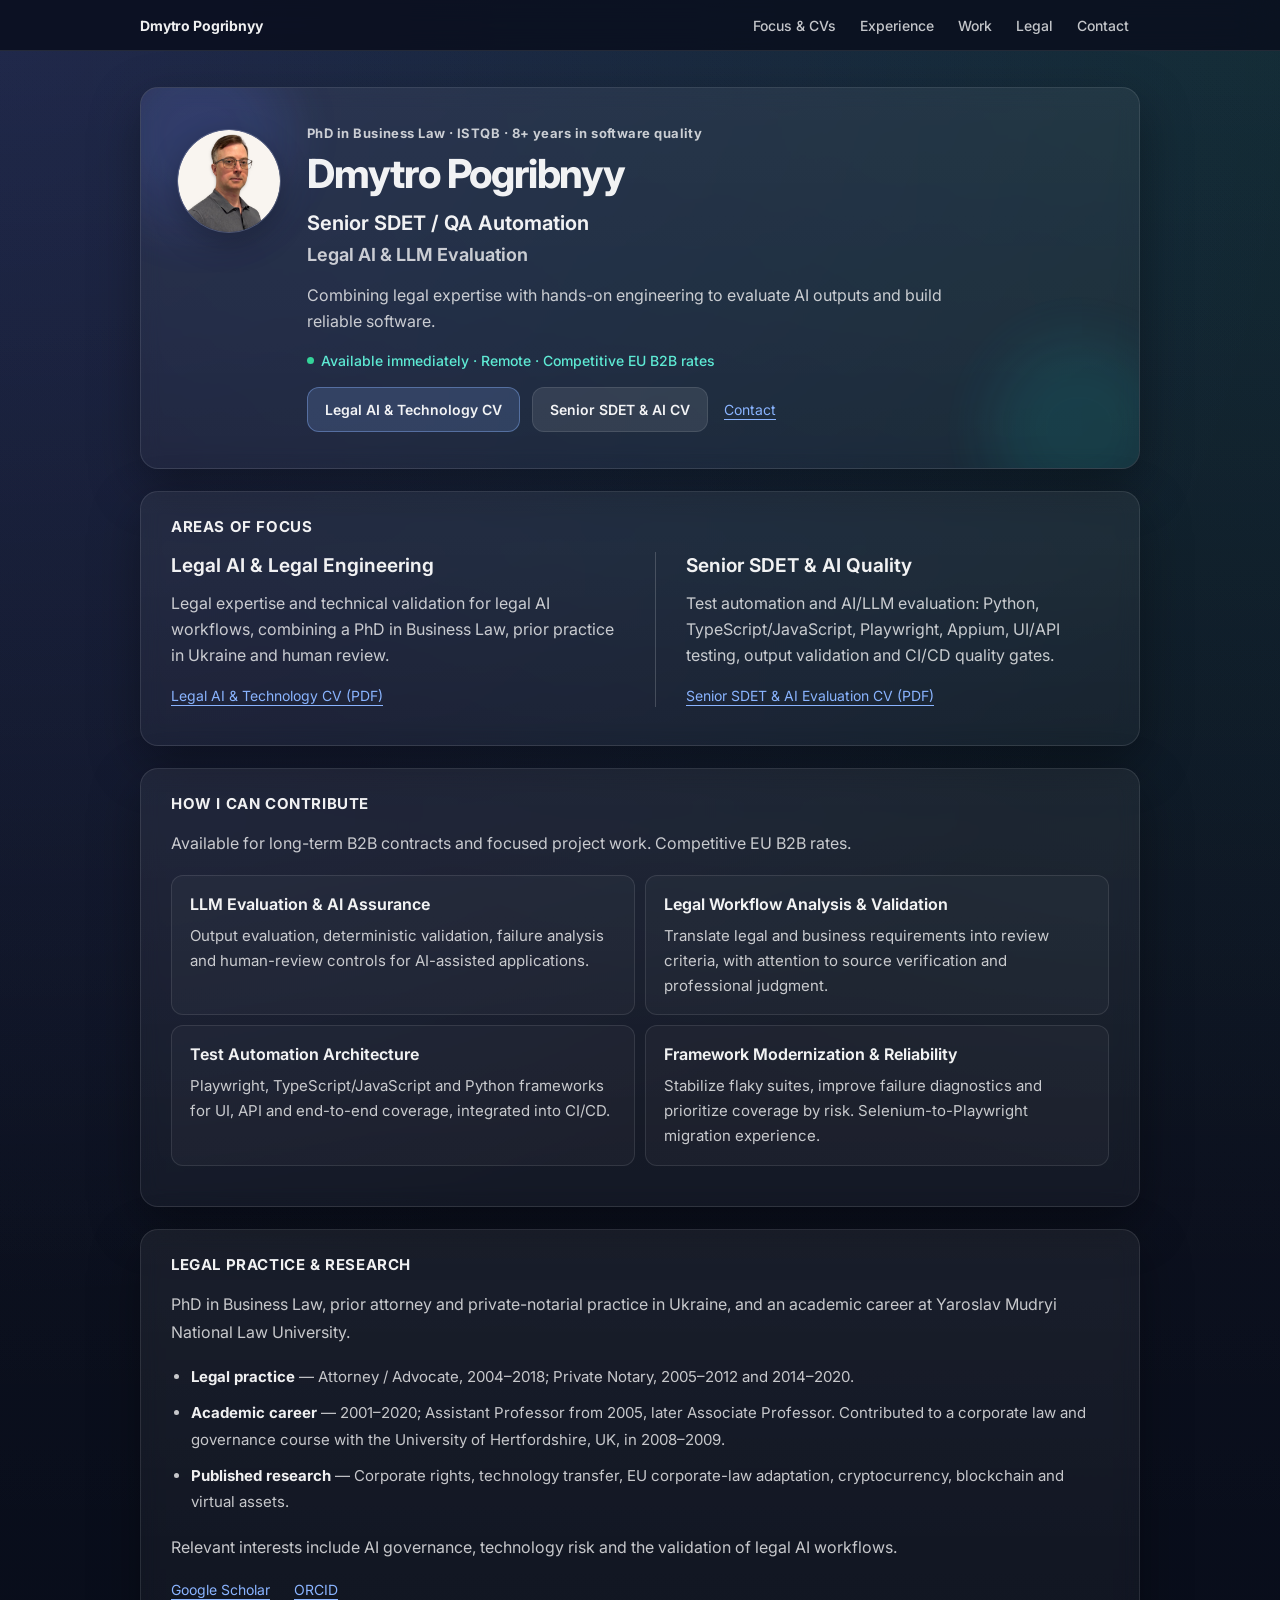
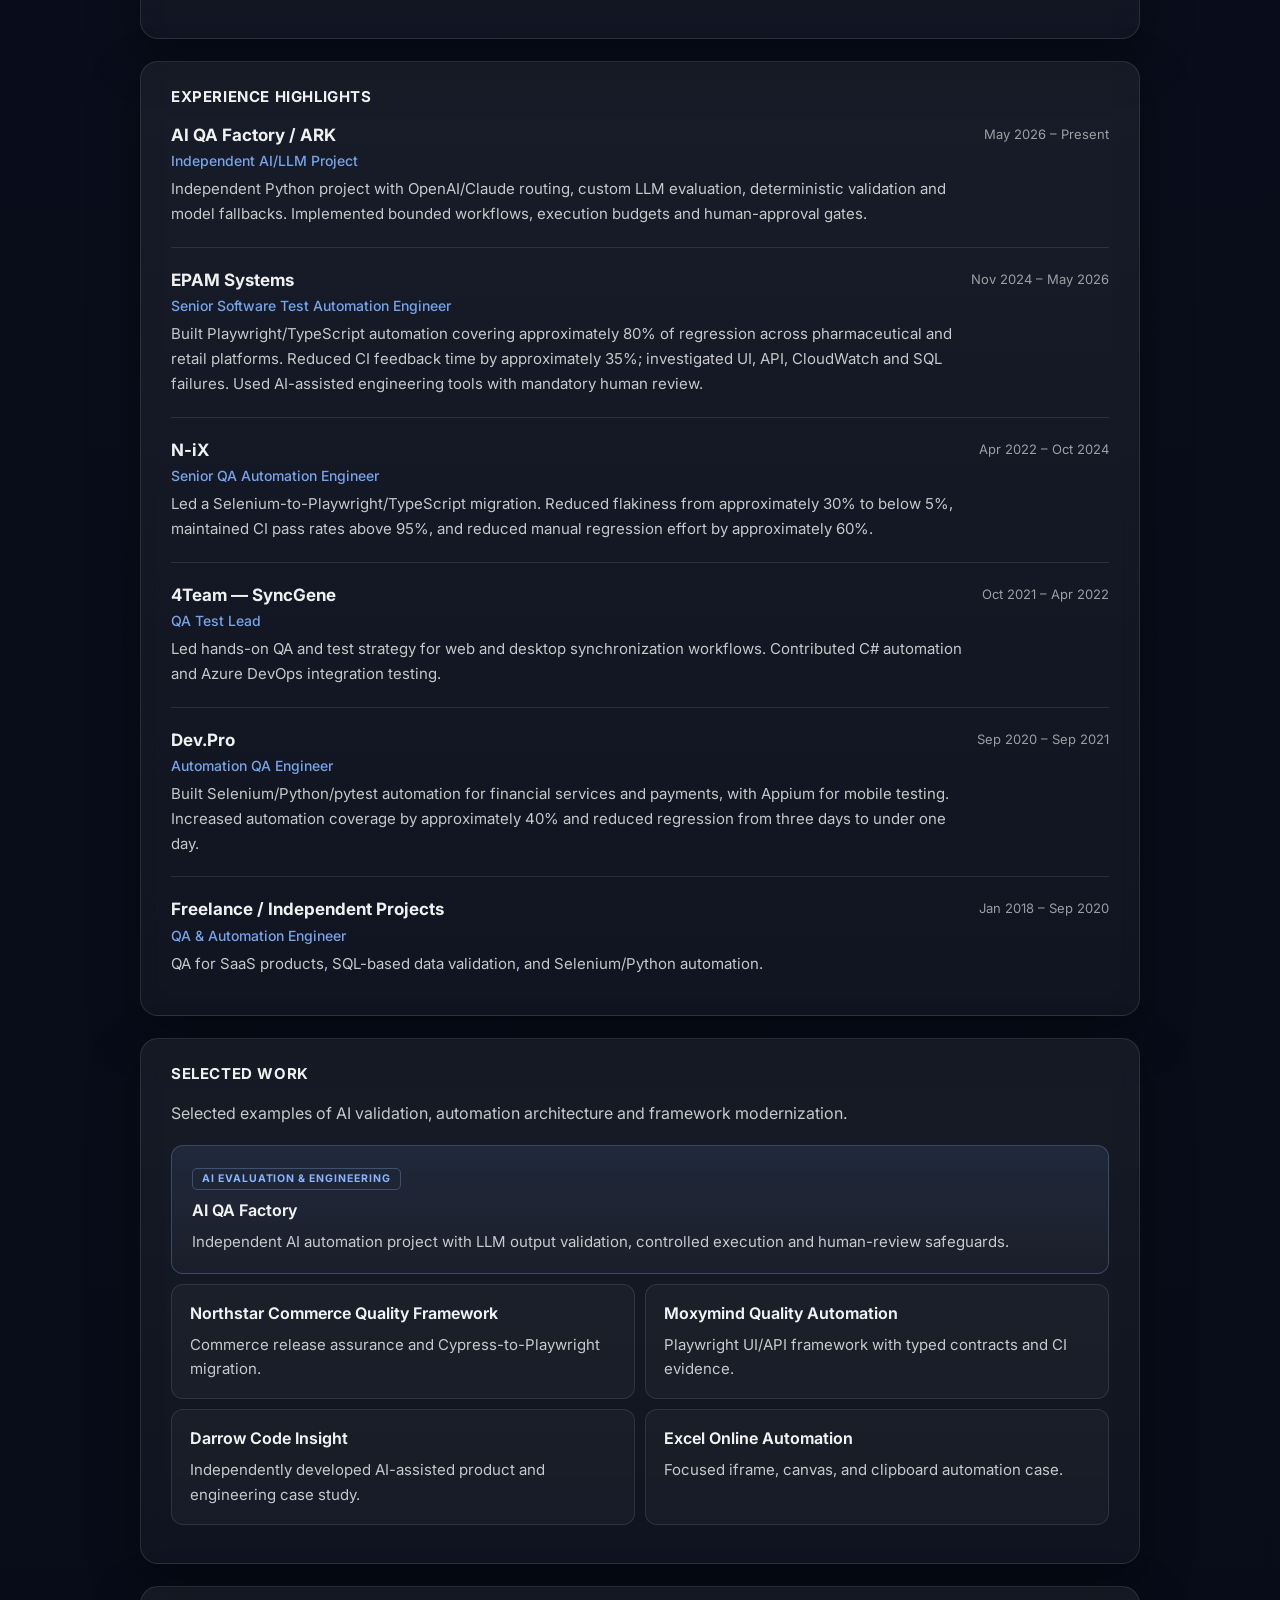
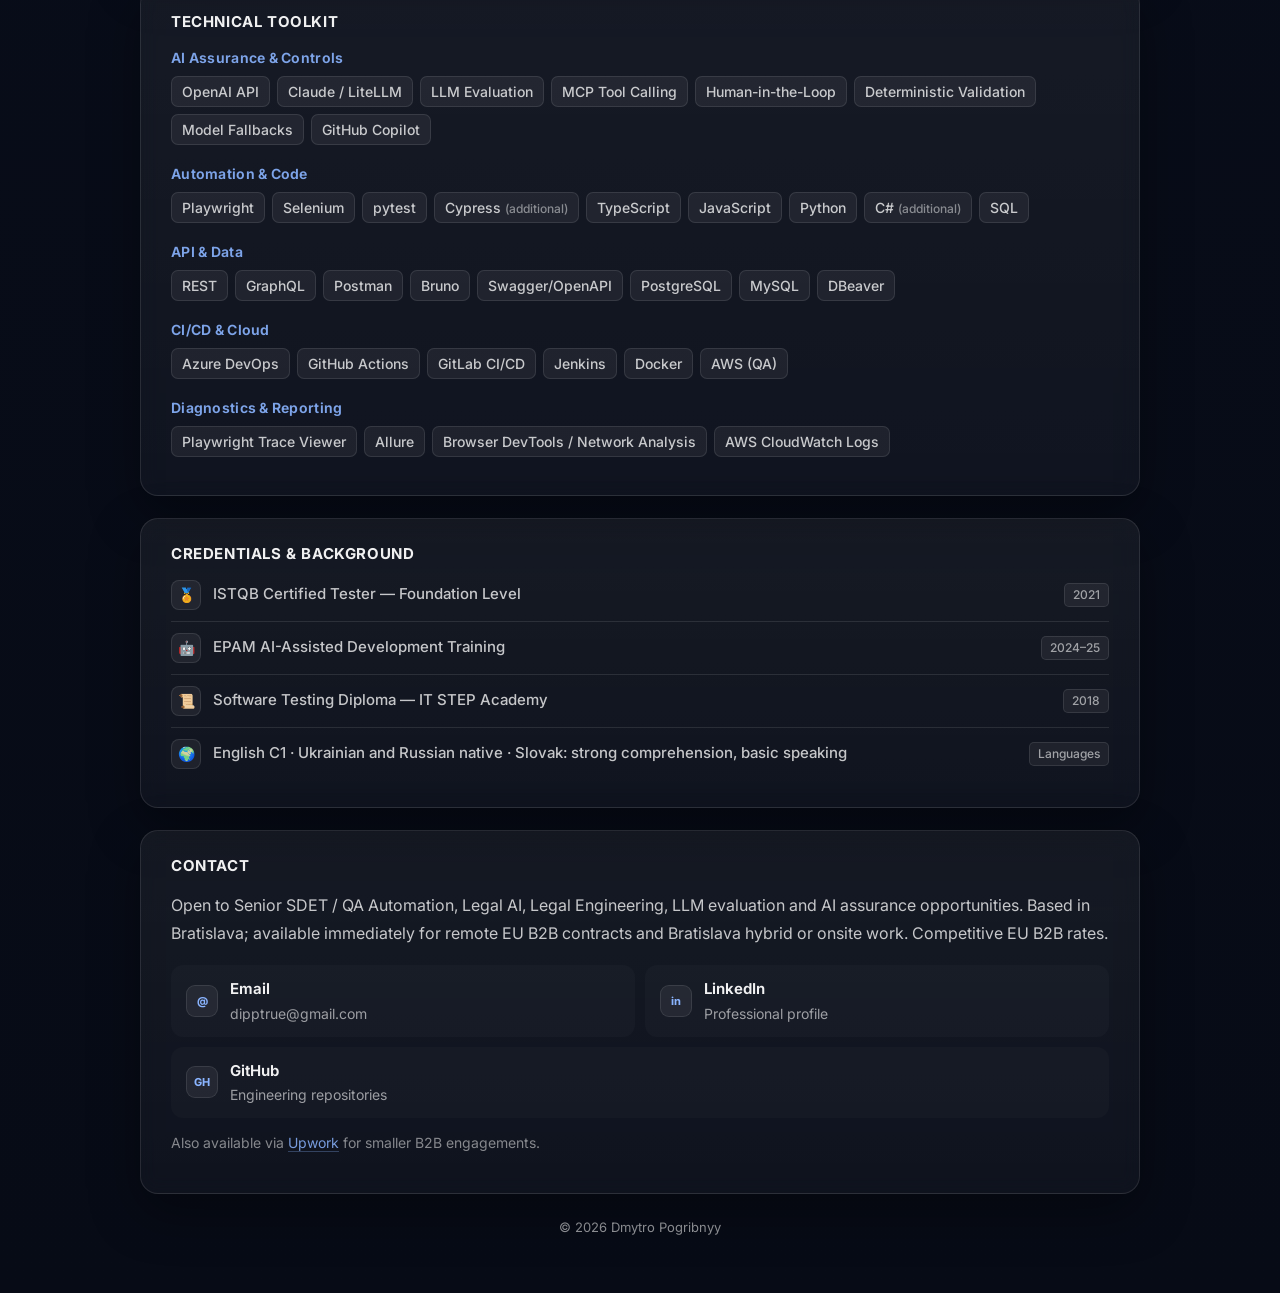
<file: index.html>
<!DOCTYPE html>
<html lang="en">
<head>
  <meta charset="UTF-8">
  <meta name="viewport" content="width=device-width, initial-scale=1.0">
  <title>Dmytro Pogribnyy | Senior SDET | Legal AI &amp; LLM Evaluation</title>
  <meta name="description" content="Senior SDET / QA Automation alongside Legal AI and AI/LLM evaluation. ISTQB, PhD in Business Law, 8+ years in software quality, Python, TypeScript/JavaScript and Playwright. Competitive EU B2B rates.">
  <meta name="theme-color" content="#0a0f1e">
  <meta name="color-scheme" content="dark">
  <link rel="canonical" href="https://dmytropogribnyy.github.io/">
  <link rel="icon" href="favicon.svg" type="image/svg+xml">

  <meta property="og:type" content="profile">
  <meta property="og:title" content="Dmytro Pogribnyy | Senior SDET | Legal AI &amp; LLM Evaluation">
  <meta property="og:description" content="Legal AI and AI/LLM evaluation alongside Senior SDET / QA Automation. PhD in Business Law, 8+ years in software quality, Python, TypeScript/JavaScript and Playwright. EU B2B.">
  <meta property="og:url" content="https://dmytropogribnyy.github.io/">
  <meta property="og:image" content="https://dmytropogribnyy.github.io/Profile_2025_photo_white_circle-modified.png">
  <meta property="og:image:alt" content="Portrait of Dmytro Pogribnyy">
  <meta property="og:locale" content="en_US">
  <meta property="profile:first_name" content="Dmytro">
  <meta property="profile:last_name" content="Pogribnyy">
  <meta name="twitter:card" content="summary">
  <meta name="twitter:title" content="Dmytro Pogribnyy | Legal AI &amp; LLM Evaluation | Senior SDET">
  <meta name="twitter:description" content="Legal AI and AI/LLM evaluation alongside Senior SDET / QA Automation. PhD in Business Law, 8+ years in software quality, Python, TypeScript/JavaScript and Playwright. EU B2B.">
  <meta name="twitter:image" content="https://dmytropogribnyy.github.io/Profile_2025_photo_white_circle-modified.png">

  <link rel="preconnect" href="https://fonts.googleapis.com">
  <link rel="preconnect" href="https://fonts.gstatic.com" crossorigin>
  <link href="https://fonts.googleapis.com/css2?family=Inter:wght@300;400;500;600;700;800&amp;display=swap" rel="stylesheet">
  <link rel="stylesheet" href="styles.css?v=20260926">

  <script type="application/ld+json">
{
  "@context": "https://schema.org",
  "@type": "Person",
  "name": "Dmytro Pogribnyy",
  "url": "https://dmytropogribnyy.github.io/",
  "image": "https://dmytropogribnyy.github.io/Profile_2025_photo_white_circle-modified.png",
  "jobTitle": "Senior SDET / Test Automation Engineer",
  "description": "Senior SDET / QA Automation alongside Legal AI and AI/LLM evaluation. ISTQB, PhD in Business Law, 8+ years in software quality, Python, TypeScript/JavaScript and Playwright. Competitive EU B2B rates.",
  "address": {
    "@type": "PostalAddress",
    "addressLocality": "Bratislava",
    "addressCountry": "SK"
  },
  "sameAs": [
    "https://github.com/dmytropogribnyy",
    "https://www.linkedin.com/in/dmytro-pogribnyy/",
    "https://orcid.org/0000-0003-3147-8683",
    "https://scholar.google.com/citations?user=gXvIgTAAAAAJ&hl=en",
    "https://www.upwork.com/freelancers/~018fd270574ff51973"
  ],
  "knowsAbout": [
    "Test automation architecture",
    "Playwright",
    "Selenium",
    "Appium",
    "Cypress",
    "pytest",
    "TypeScript",
    "JavaScript",
    "Python",
    "C#",
    "QA automation",
    "API testing",
    "REST",
    "GraphQL",
    "SQL",
    "CI/CD quality gates",
    "Risk-based testing",
    "ISTQB Certified Tester",
    "AI assurance",
    "LLM evaluation",
    "Technology risk",
    "Legal Tech",
    "Commercial law",
    "Corporate law",
    "Cryptocurrency regulation",
    "Blockchain regulation",
    "Virtual assets",
    "Legal AI",
    "Legal Engineering",
    "LLM output validation",
    "Human-in-the-loop controls"
  ]
}
</script>
</head>
<body>
  <a class="skip-link" href="#main-content">Skip to content</a>

  <nav class="nav" aria-label="Primary navigation">
    <div class="nav-inner">
      <a href="#top" class="nav-name">Dmytro Pogribnyy</a>
      <ul class="nav-links"><li><a href="#cv">Focus &amp; CVs</a></li><li><a href="#experience">Experience</a></li><li><a href="#work">Work</a></li><li><a href="#legal">Legal</a></li><li><a href="#contact">Contact</a></li></ul>
    </div>
  </nav>

  <main class="page" id="main-content">
    <section class="card hero" id="top" aria-labelledby="page-title">
      <div class="hero-glow hero-glow-1"></div>
      <div class="hero-glow hero-glow-2"></div>
      <img src="Profile_2025_photo_white_circle-modified.png" alt="Dmytro Pogribnyy" class="avatar" width="196" height="196">
      <div class="hero-text">
        <p class="eyebrow">PhD in Business Law · ISTQB · 8+ years in software quality</p>
        <h1 id="page-title">Dmytro Pogribnyy</h1>
        <p class="headline"><span>Senior SDET / QA Automation</span><span>Legal AI &amp; LLM Evaluation</span></p>
        <p class="subline">Combining legal expertise with hands-on engineering to evaluate AI outputs and build reliable software.</p>
        <div class="avail"><span class="avail-dot" aria-hidden="true"></span>Available immediately · Remote · Competitive EU B2B rates</div>
        <div class="buttons hero-actions"><a href="Dmytro_Pogribnyy_Legal_AI_Tech_CV.pdf" target="_blank" rel="noopener" class="btn btn-primary">Legal AI &amp; Technology CV</a><a href="Dmytro_Pogribnyy_Senior_SDET_CV.pdf?v=20261111#FitPage" target="_blank" rel="noopener" class="btn">Senior SDET &amp; AI CV</a><a href="#contact" class="hero-contact">Contact</a></div>
      </div>
    </section>

    <section class="card content" id="cv" aria-labelledby="cv-title"><div class="section section-first"><h2 id="cv-title">Areas of focus</h2><div class="focus-grid">
<article class="focus-item"><h3>Legal AI &amp; Legal Engineering</h3><p>Legal expertise and technical validation for legal AI workflows, combining a PhD in Business Law, prior practice in Ukraine and human review.</p><a class="text-link" href="Dmytro_Pogribnyy_Legal_AI_Tech_CV.pdf" target="_blank" rel="noopener">Legal AI &amp; Technology CV (PDF)</a></article>
<article class="focus-item"><h3>Senior SDET &amp; AI Quality</h3><p>Test automation and AI/LLM evaluation: Python, TypeScript/JavaScript, Playwright, Appium, UI/API testing, output validation and CI/CD quality gates.</p><a class="text-link" href="Dmytro_Pogribnyy_Senior_SDET_CV.pdf?v=20261111#FitPage" target="_blank" rel="noopener">Senior SDET &amp; AI Evaluation CV (PDF)</a></article></div></div></section>

    <section class="card content" id="services" aria-labelledby="services-title">
      <div class="section section-first">
        <h2 id="services-title">How I can contribute</h2>
        <p class="section-text">Available for long-term B2B contracts and focused project work. Competitive EU B2B rates.</p>
        <div class="services-grid">
          <article class="svc"><h3 class="svc-title">LLM Evaluation &amp; AI Assurance</h3><p class="svc-desc">Output evaluation, deterministic validation, failure analysis and human-review controls for AI-assisted applications.</p></article>
          <article class="svc"><h3 class="svc-title">Legal Workflow Analysis &amp; Validation</h3><p class="svc-desc">Translate legal and business requirements into review criteria, with attention to source verification and professional judgment.</p></article>
          <article class="svc"><h3 class="svc-title">Test Automation Architecture</h3><p class="svc-desc">Playwright, TypeScript/JavaScript and Python frameworks for UI, API and end-to-end coverage, integrated into CI/CD.</p></article>
          <article class="svc"><h3 class="svc-title">Framework Modernization &amp; Reliability</h3><p class="svc-desc">Stabilize flaky suites, improve failure diagnostics and prioritize coverage by risk. Selenium-to-Playwright migration experience.</p></article>
        </div>
      </div>
    </section>

    <section class="card content" id="legal" aria-labelledby="legal-title"><div class="section section-first"><h2 id="legal-title">Legal practice &amp; research</h2>
<p class="section-text">PhD in Business Law, prior attorney and private-notarial practice in Ukraine, and an academic career at Yaroslav Mudryi National Law University.</p>
<ul class="background-list"><li><strong>Legal practice</strong> — Attorney / Advocate, 2004–2018; Private Notary, 2005–2012 and 2014–2020.</li><li><strong>Academic career</strong> — 2001–2020; Assistant Professor from 2005, later Associate Professor. Contributed to a corporate law and governance course with the University of Hertfordshire, UK, in 2008–2009.</li><li><strong>Published research</strong> — Corporate rights, technology transfer, EU corporate-law adaptation, cryptocurrency, blockchain and virtual assets.</li></ul>
<p class="section-text">Relevant interests include AI governance, technology risk and the validation of legal AI workflows.</p><div class="research-links"><a class="text-link" href="https://scholar.google.com/citations?user=gXvIgTAAAAAJ&amp;hl=en" target="_blank" rel="noopener">Google Scholar</a><a class="text-link" href="https://orcid.org/0000-0003-3147-8683" target="_blank" rel="noopener">ORCID</a></div></div></section>

    <section class="card content" id="experience" aria-labelledby="experience-title">
      <div class="section section-first">
        <h2 id="experience-title">Experience Highlights</h2>
        <div class="exp-list">
          <article class="exp-item">
            <div>
              <div class="exp-co">AI QA Factory / ARK</div>
              <div class="exp-role">Independent AI/LLM Project</div>
              <div class="exp-info">Independent Python project with OpenAI/Claude routing, custom LLM evaluation, deterministic validation and model fallbacks. Implemented bounded workflows, execution budgets and human-approval gates.</div>
            </div>
            <div class="exp-date">May 2026 – Present</div>
          </article>
          <article class="exp-item">
            <div>
              <div class="exp-co">EPAM Systems</div>
              <div class="exp-role">Senior Software Test Automation Engineer</div>
              <div class="exp-info">Built Playwright/TypeScript automation covering approximately 80% of regression across pharmaceutical and retail platforms. Reduced CI feedback time by approximately 35%; investigated UI, API, CloudWatch and SQL failures. Used AI-assisted engineering tools with mandatory human review.</div>
            </div>
            <div class="exp-date">Nov 2024 – May 2026</div>
          </article>
          <article class="exp-item">
            <div>
              <div class="exp-co">N-iX</div>
              <div class="exp-role">Senior QA Automation Engineer</div>
              <div class="exp-info">Led a Selenium-to-Playwright/TypeScript migration. Reduced flakiness from approximately 30% to below 5%, maintained CI pass rates above 95%, and reduced manual regression effort by approximately 60%.</div>
            </div>
            <div class="exp-date">Apr 2022 – Oct 2024</div>
          </article>
          <article class="exp-item">
            <div>
              <div class="exp-co">4Team — SyncGene</div>
              <div class="exp-role">QA Test Lead</div>
              <div class="exp-info">Led hands-on QA and test strategy for web and desktop synchronization workflows. Contributed C# automation and Azure DevOps integration testing.</div>
            </div>
            <div class="exp-date">Oct 2021 – Apr 2022</div>
          </article>
          <article class="exp-item">
            <div>
              <div class="exp-co">Dev.Pro</div>
              <div class="exp-role">Automation QA Engineer</div>
              <div class="exp-info">Built Selenium/Python/pytest automation for financial services and payments, with Appium for mobile testing. Increased automation coverage by approximately 40% and reduced regression from three days to under one day.</div>
            </div>
            <div class="exp-date">Sep 2020 – Sep 2021</div>
          </article>
          <article class="exp-item">
            <div>
              <div class="exp-co">Freelance / Independent Projects</div>
              <div class="exp-role">QA &amp; Automation Engineer</div>
              <div class="exp-info">QA for SaaS products, SQL-based data validation, and Selenium/Python automation.</div>
            </div>
            <div class="exp-date">Jan 2018 – Sep 2020</div>
          </article>
        </div>
        </div>
    </section>

    <section class="card content" id="work" aria-labelledby="work-title">
      <div class="section section-first">
        <h2 id="work-title">Selected Work</h2>
        <p class="section-text">Selected examples of AI validation, automation architecture and framework modernization.</p>
        <a class="work-featured" href="https://github.com/dmytropogribnyy/ai-qa-factory" target="_blank" rel="noopener">
          <span class="work-tagline">AI evaluation &amp; engineering</span>
          <span class="work-title">AI QA Factory</span>
          <span class="work-desc">Independent AI automation project with LLM output validation, controlled execution and human-review safeguards.</span>
        </a>
        <div class="work-grid">
          <a class="work-item" href="https://github.com/dmytropogribnyy/playwright-cypress-automation" target="_blank" rel="noopener">
            <span class="work-title">Northstar Commerce Quality Framework</span>
            <span class="work-desc">Commerce release assurance and Cypress-to-Playwright migration.</span>
          </a>
          <a class="work-item" href="https://github.com/dmytropogribnyy/moxymind-automation" target="_blank" rel="noopener">
            <span class="work-title">Moxymind Quality Automation</span>
            <span class="work-desc">Playwright UI/API framework with typed contracts and CI evidence.</span>
          </a>
          <a class="work-item" href="https://github.com/dmytropogribnyy/darrow-code-insight" target="_blank" rel="noopener">
            <span class="work-title">Darrow Code Insight</span>
            <span class="work-desc">Independently developed AI-assisted product and engineering case study.</span>
          </a>
          <a class="work-item" href="https://github.com/dmytropogribnyy/playwright-excel" target="_blank" rel="noopener">
            <span class="work-title">Excel Online Automation</span>
            <span class="work-desc">Focused iframe, canvas, and clipboard automation case.</span>
          </a>
        </div>
      </div>
    </section>

    <section class="card content" aria-labelledby="stack-title">
      <div class="section section-first">
        <h2 id="stack-title">Technical toolkit</h2>
        <div class="stack-group">
          <div class="stack-label">AI Assurance &amp; Controls</div>
          <div class="tags">
            <span class="tag">OpenAI API</span><span class="tag">Claude / LiteLLM</span>
            <span class="tag">LLM Evaluation</span><span class="tag">MCP Tool Calling</span>
            <span class="tag">Human-in-the-Loop</span><span class="tag">Deterministic Validation</span>
            <span class="tag">Model Fallbacks</span><span class="tag">GitHub Copilot</span>
          </div>
        </div>
      <div class="stack-group">
          <div class="stack-label">Automation &amp; Code</div>
          <div class="tags">
            <span class="tag">Playwright</span><span class="tag">Selenium</span>
            <span class="tag">pytest</span><span class="tag">Cypress <em>(additional)</em></span>
            <span class="tag">TypeScript</span><span class="tag">JavaScript</span>
            <span class="tag">Python</span><span class="tag">C# <em>(additional)</em></span>
            <span class="tag">SQL</span>
          </div>
        </div>
        <div class="stack-group">
          <div class="stack-label">API &amp; Data</div>
          <div class="tags">
            <span class="tag">REST</span><span class="tag">GraphQL</span>
            <span class="tag">Postman</span><span class="tag">Bruno</span>
            <span class="tag">Swagger/OpenAPI</span><span class="tag">PostgreSQL</span>
            <span class="tag">MySQL</span><span class="tag">DBeaver</span>
          </div>
        </div>
        <div class="stack-group">
          <div class="stack-label">CI/CD &amp; Cloud</div>
          <div class="tags">
            <span class="tag">Azure DevOps</span><span class="tag">GitHub Actions</span>
            <span class="tag">GitLab CI/CD</span><span class="tag">Jenkins</span>
            <span class="tag">Docker</span><span class="tag">AWS (QA)</span>
          </div>
        </div>
        <div class="stack-group">
          <div class="stack-label">Diagnostics &amp; Reporting</div>
          <div class="tags">
            <span class="tag">Playwright Trace Viewer</span><span class="tag">Allure</span>
            <span class="tag">Browser DevTools / Network Analysis</span><span class="tag">AWS CloudWatch Logs</span>
          </div>
        </div>
        </div>
    </section>

    <section class="card content" id="credentials" aria-labelledby="credentials-title">
      <div class="section section-first">
        <h2 id="credentials-title">Credentials &amp; Background</h2>
        <div class="cred-list">
          <div class="cred-row"><div class="cred-ico" aria-hidden="true">🏅</div><span class="cred-name">ISTQB Certified Tester — Foundation Level</span><span class="cred-badge">2021</span></div>
          <div class="cred-row"><div class="cred-ico" aria-hidden="true">🤖</div><span class="cred-name">EPAM AI-Assisted Development Training</span><span class="cred-badge">2024–25</span></div>
          <div class="cred-row"><div class="cred-ico" aria-hidden="true">📜</div><span class="cred-name">Software Testing Diploma — IT STEP Academy</span><span class="cred-badge">2018</span></div>
          <div class="cred-row"><div class="cred-ico" aria-hidden="true">🌍</div><span class="cred-name">English C1 · Ukrainian and Russian native · Slovak: strong comprehension, basic speaking</span><span class="cred-badge">Languages</span></div>
        </div>
      </div>
    </section>

    <section class="card content" id="contact" aria-labelledby="contact-title">
      <div class="section section-first">
        <h2 id="contact-title">Contact</h2>
        <p class="section-text">Open to Senior SDET / QA Automation, Legal AI, Legal Engineering, LLM evaluation and AI assurance opportunities. Based in Bratislava; available immediately for remote EU B2B contracts and Bratislava hybrid or onsite work. Competitive EU B2B rates.</p>
        <div class="contact">
          <a href="mailto:dipptrue@gmail.com" class="link">
            <span class="contact-mark" aria-hidden="true">@</span>
            <span><strong>Email</strong><small>dipptrue@gmail.com</small></span>
          </a>
          <a href="https://www.linkedin.com/in/dmytro-pogribnyy/" target="_blank" rel="noopener" class="link">
            <span class="contact-mark" aria-hidden="true">in</span>
            <span><strong>LinkedIn</strong><small>Professional profile</small></span>
          </a>
          <a href="https://github.com/dmytropogribnyy" target="_blank" rel="noopener" class="link">
            <span class="contact-mark" aria-hidden="true">GH</span>
            <span><strong>GitHub</strong><small>Engineering repositories</small></span>
          </a>
        </div>
        <p class="contact-alt">Also available via <a href="https://www.upwork.com/freelancers/~018fd270574ff51973" target="_blank" rel="noopener">Upwork</a> for smaller B2B engagements.</p>
      </div>
    </section>

    <footer class="footer">© 2026 Dmytro Pogribnyy</footer>
  </main>
</body>
</html>
</file>
<file: styles.css>
:root {
  --bg: #0a0f1e;
  --bg-deep: #070b16;
  --card: rgba(255, 255, 255, 0.06);
  --card2: rgba(255, 255, 255, 0.035);
  --text: rgba(255, 255, 255, 0.94);
  --muted: rgba(255, 255, 255, 0.76);
  --subtle: rgba(255, 255, 255, 0.58);
  --line: rgba(255, 255, 255, 0.10);
  --line-strong: rgba(255, 255, 255, 0.18);
  --btn: rgba(255, 255, 255, 0.09);
  --btn-hover: rgba(255, 255, 255, 0.15);
  --accent: #8ab4ff;
  --accent-green: #5eead4;
  --shadow: 0 18px 50px rgba(0, 0, 0, 0.34);
  --radius: 18px;
  --radius-sm: 12px;
}

/* Balanced Legal AI and SDET profile, September 2026. */

* {
  box-sizing: border-box;
}

html {
  scroll-behavior: smooth;
}

body {
  margin: 0;
  font-family: Inter, ui-sans-serif, system-ui, -apple-system, BlinkMacSystemFont, "Segoe UI", Roboto, Arial, sans-serif;
  background:
    radial-gradient(circle at top left, rgba(85, 115, 255, 0.16), transparent 28%),
    radial-gradient(circle at top right, rgba(0, 194, 168, 0.11), transparent 26%),
    linear-gradient(180deg, rgba(255, 255, 255, 0.05), transparent 35%),
    linear-gradient(180deg, var(--bg) 0%, var(--bg-deep) 100%);
  color: var(--text);
  line-height: 1.5;
}

a {
  color: inherit;
  text-decoration: none;
}

img {
  display: block;
  max-width: 100%;
}

[id] {
  scroll-margin-top: 70px;
}

:focus-visible {
  outline: 3px solid var(--accent);
  outline-offset: 3px;
}

.skip-link {
  position: fixed;
  top: 8px;
  left: 8px;
  z-index: 1000;
  padding: 10px 14px;
  border-radius: 8px;
  background: #ffffff;
  color: #07101f;
  font-weight: 700;
  transform: translateY(-150%);
  transition: transform 0.16s ease;
}

.skip-link:focus {
  transform: translateY(0);
}

.nav {
  position: sticky;
  top: 0;
  z-index: 100;
  background: rgba(10, 15, 30, 0.86);
  backdrop-filter: blur(18px);
  -webkit-backdrop-filter: blur(18px);
  border-bottom: 1px solid var(--line);
}

.nav-inner {
  max-width: 860px;
  min-height: 50px;
  margin: 0 auto;
  padding: 0 20px;
  display: flex;
  align-items: center;
  justify-content: space-between;
  gap: 14px;
}

.nav-name {
  flex-shrink: 0;
  font-size: 14px;
  font-weight: 700;
  color: var(--text);
  letter-spacing: -0.01em;
}

.nav-links {
  display: flex;
  gap: 2px;
  list-style: none;
  margin: 0;
  padding: 0;
}

.nav-links a {
  display: block;
  padding: 6px 11px;
  border-radius: 8px;
  color: var(--subtle);
  font-size: 13px;
  font-weight: 500;
  transition: color 0.16s ease, background 0.16s ease;
}

.nav-links a:hover,
.nav-links a:focus-visible {
  color: var(--text);
  background: rgba(255, 255, 255, 0.07);
}

.page {
  max-width: 860px;
  margin: 56px auto;
  padding: 0 20px;
}

.card {
  position: relative;
  border: 1px solid var(--line);
  background: linear-gradient(180deg, var(--card), var(--card2));
  border-radius: var(--radius);
  box-shadow: var(--shadow);
  backdrop-filter: blur(10px);
  -webkit-backdrop-filter: blur(10px);
}

.hero {
  overflow: hidden;
  display: flex;
  align-items: center;
  gap: 22px;
  padding: 30px;
}

.hero-glow {
  position: absolute;
  border-radius: 999px;
  filter: blur(28px);
  pointer-events: none;
  opacity: 0.85;
}

.hero-glow-1 {
  width: 180px;
  height: 180px;
  background: rgba(95, 120, 255, 0.18);
  top: -40px;
  left: -30px;
}

.hero-glow-2 {
  width: 180px;
  height: 180px;
  background: rgba(0, 214, 201, 0.12);
  right: -30px;
  bottom: -50px;
}

.avatar {
  position: relative;
  z-index: 1;
  width: 98px;
  height: 98px;
  border-radius: 50%;
  border: 1px solid var(--line-strong);
  box-shadow: 0 10px 30px rgba(0, 0, 0, 0.28);
  object-fit: cover;
  flex-shrink: 0;
}

.hero-text {
  position: relative;
  z-index: 1;
  min-width: 0;
}

.eyebrow {
  margin: 0 0 8px;
  font-size: 12px;
  font-weight: 700;
  letter-spacing: 0.16em;
  text-transform: uppercase;
  color: var(--subtle);
}

.hero-text h1 {
  margin: 0;
  font-size: 34px;
  font-weight: 750;
  letter-spacing: -0.03em;
  line-height: 1.08;
}

.headline {
  margin: 8px 0 0;
  font-size: 16px;
  color: var(--muted);
  line-height: 1.6;
  font-weight: 650;
}

.subline {
  margin: 8px 0 0;
  font-size: 14px;
  color: var(--subtle);
  line-height: 1.7;
}

.location {
  color: rgba(255, 255, 255, 0.66);
}

.avail {
  display: inline-flex;
  align-items: center;
  gap: 7px;
  margin-top: 14px;
  padding: 5px 13px;
  border: 1px solid rgba(52, 211, 153, 0.22);
  border-radius: 20px;
  background: rgba(52, 211, 153, 0.1);
  color: var(--accent-green);
  font-size: 12.5px;
  font-weight: 500;
}

.avail-dot {
  width: 7px;
  height: 7px;
  border-radius: 50%;
  background: #34d399;
  flex-shrink: 0;
  animation: pulse 2.2s infinite;
}

@keyframes pulse {
  0%, 100% { opacity: 1; transform: scale(1); }
  50% { opacity: 0.45; transform: scale(0.82); }
}

.content {
  margin-top: 22px;
  padding: 24px 30px 18px;
}

.section {
  padding: 20px 0;
  border-top: 1px solid var(--line);
}

.section-first {
  padding-top: 0;
  border-top: none;
}

.section h2 {
  margin: 0 0 14px;
  font-size: 13px;
  letter-spacing: 0.9px;
  text-transform: uppercase;
  color: var(--muted);
}

.section-text {
  max-width: 680px;
  margin: 0 0 18px;
  color: var(--subtle);
  font-size: 14px;
  line-height: 1.75;
}

.buttons {
  display: flex;
  gap: 12px;
  flex-wrap: wrap;
}

.hero-actions {
  margin-top: 16px;
}

.section-actions {
  margin-top: 18px;
}

.btn {
  display: inline-flex;
  align-items: center;
  justify-content: center;
  min-height: 44px;
  padding: 11px 17px;
  border: 1px solid var(--line);
  border-radius: 12px;
  background: var(--btn);
  color: var(--text);
  font-size: 14px;
  font-weight: 600;
  transition:
    background 0.18s ease,
    border-color 0.18s ease,
    transform 0.18s ease,
    box-shadow 0.18s ease;
}

.btn:hover {
  background: var(--btn-hover);
  border-color: var(--line-strong);
  transform: translateY(-1px);
  box-shadow: 0 10px 24px rgba(0, 0, 0, 0.18);
}

.btn-ghost {
  background: transparent;
}

.services-grid {
  display: grid;
  grid-template-columns: 1fr 1fr;
  gap: 10px;
  margin-bottom: 2px;
}

.svc {
  background: rgba(255, 255, 255, 0.03);
  border: 1px solid var(--line);
  border-radius: var(--radius-sm);
  padding: 16px 18px;
  transition: border-color 0.18s ease, background 0.18s ease;
}

.svc:hover {
  border-color: var(--line-strong);
  background: rgba(255, 255, 255, 0.055);
}

.svc-icon {
  display: block;
  margin-bottom: 8px;
  font-size: 17px;
}

.svc-title {
  margin-bottom: 5px;
  color: var(--text);
  font-size: 13.5px;
  font-weight: 650;
}

.svc-desc {
  color: var(--subtle);
  font-size: 12.5px;
  line-height: 1.58;
}

.tag em {
  font-style: normal;
  opacity: 0.62;
  font-size: 11px;
}

.work-featured {
  display: block;
  padding: 18px 20px;
  margin-bottom: 10px;
  border: 1px solid rgba(138, 180, 255, 0.26);
  border-radius: var(--radius-sm);
  background: linear-gradient(180deg, rgba(138, 180, 255, 0.10), rgba(255, 255, 255, 0.03));
  transition: border-color 0.18s ease, background 0.18s ease, transform 0.18s ease;
}

.work-featured:hover {
  border-color: rgba(138, 180, 255, 0.45);
  transform: translateY(-1px);
}

.work-tagline {
  display: inline-block;
  margin-bottom: 8px;
  padding: 2px 9px;
  border: 1px solid rgba(138, 180, 255, 0.3);
  border-radius: 5px;
  color: var(--accent);
  font-size: 10.5px;
  font-weight: 700;
  letter-spacing: 0.09em;
  text-transform: uppercase;
}

.work-grid {
  display: grid;
  grid-template-columns: 1fr 1fr;
  gap: 10px;
}

.work-item {
  display: block;
  padding: 16px 18px;
  border: 1px solid var(--line);
  border-radius: var(--radius-sm);
  background: rgba(255, 255, 255, 0.03);
  transition: border-color 0.18s ease, background 0.18s ease, transform 0.18s ease;
}

.work-item:hover {
  border-color: var(--line-strong);
  background: rgba(255, 255, 255, 0.055);
  transform: translateY(-1px);
}

.work-title {
  display: block;
  margin-bottom: 5px;
  color: var(--text);
  font-size: 13.5px;
  font-weight: 650;
}

.work-desc {
  display: block;
  color: var(--subtle);
  font-size: 12.5px;
  line-height: 1.58;
}

.stack-group + .stack-group {
  margin-top: 18px;
}

.stack-label {
  margin-bottom: 8px;
  color: rgba(138, 180, 255, 0.9);
  font-size: 12px;
  font-weight: 650;
  letter-spacing: 0.02em;
}

.tags {
  display: flex;
  flex-wrap: wrap;
  gap: 7px;
}

.tag {
  padding: 4px 10px;
  border: 1px solid var(--line);
  border-radius: 7px;
  background: rgba(255, 255, 255, 0.06);
  color: var(--muted);
  font-size: 12px;
  font-weight: 500;
}

.exp-list {
  display: flex;
  flex-direction: column;
}

.exp-item {
  display: grid;
  grid-template-columns: 1fr auto;
  gap: 6px 16px;
  padding: 15px 0;
  border-bottom: 1px solid var(--line);
  align-items: start;
}

.exp-item:first-child {
  padding-top: 0;
}

.exp-item:last-child {
  padding-bottom: 0;
  border-bottom: none;
}

.exp-co {
  margin-bottom: 2px;
  color: var(--text);
  font-size: 14px;
  font-weight: 700;
}

.exp-role {
  margin-bottom: 6px;
  color: rgba(130, 180, 255, 0.9);
  font-size: 12.5px;
  font-weight: 500;
}

.exp-info {
  color: var(--subtle);
  font-size: 12.5px;
  line-height: 1.65;
}

.exp-date {
  padding-top: 2px;
  color: var(--subtle);
  font-size: 11.5px;
  opacity: 0.75;
  text-align: right;
  white-space: nowrap;
}

.cred-list {
  display: flex;
  flex-direction: column;
}

.cred-row {
  display: flex;
  align-items: center;
  gap: 12px;
  padding: 11px 0;
  border-bottom: 1px solid var(--line);
  font-size: 13.5px;
}

.cred-row:first-child {
  padding-top: 0;
}

.cred-row:last-child {
  padding-bottom: 0;
  border-bottom: none;
}

.cred-ico {
  width: 30px;
  height: 30px;
  border: 1px solid var(--line);
  border-radius: 8px;
  background: rgba(255, 255, 255, 0.06);
  display: flex;
  align-items: center;
  justify-content: center;
  font-size: 14px;
  flex-shrink: 0;
}

.cred-name {
  color: var(--muted);
  font-weight: 500;
  flex: 1;
}

.cred-badge {
  padding: 2px 8px;
  border: 1px solid var(--line);
  border-radius: 5px;
  background: rgba(255, 255, 255, 0.06);
  color: var(--subtle);
  font-size: 11px;
  font-weight: 500;
  flex-shrink: 0;
}

.contact {
  display: grid;
  grid-template-columns: 1fr 1fr;
  gap: 10px;
}

.link {
  display: flex;
  align-items: center;
  gap: 12px;
  min-width: 0;
  padding: 12px 14px;
  border: 1px solid transparent;
  border-radius: 12px;
  background: rgba(255, 255, 255, 0.02);
  color: var(--text);
  transition:
    border-color 0.18s ease,
    background 0.18s ease,
    transform 0.18s ease;
}

.link:hover {
  border-color: var(--line);
  background: rgba(255, 255, 255, 0.05);
  transform: translateY(-1px);
}

.contact-mark {
  width: 32px;
  height: 32px;
  border: 1px solid var(--line);
  border-radius: 9px;
  background: rgba(255, 255, 255, 0.06);
  display: inline-flex;
  align-items: center;
  justify-content: center;
  color: var(--accent);
  font-size: 11px;
  font-weight: 750;
  flex-shrink: 0;
}

.link span:last-child {
  min-width: 0;
}

.link strong,
.link small {
  display: block;
}

.link strong {
  font-size: 13.5px;
  font-weight: 650;
}

.link small {
  margin-top: 2px;
  overflow: hidden;
  color: var(--subtle);
  font-size: 11.5px;
  text-overflow: ellipsis;
  white-space: nowrap;
}

.contact .link:nth-child(3):last-child {
  grid-column: 1 / -1;
}

.contact-alt {
  margin: 14px 0 0;
  color: var(--subtle);
  font-size: 12.5px;
  line-height: 1.6;
  opacity: 0.85;
}

.contact-alt a {
  color: var(--accent);
  border-bottom: 1px solid rgba(138, 180, 255, 0.35);
  transition: border-color 0.16s ease;
}

.contact-alt a:hover {
  border-bottom-color: var(--accent);
}

.footer {
  margin-top: 24px;
  text-align: center;
  color: var(--subtle);
  font-size: 13px;
}

@media (max-width: 640px) {
  .nav-inner {
    justify-content: center;
    padding: 0 12px;
  }

  .nav-name {
    display: none;
  }

  .nav-links {
    width: 100%;
    justify-content: space-between;
  }

  .nav-links a {
    padding: 7px 9px;
    font-size: 12.5px;
  }

  .page {
    margin: 30px auto;
    padding: 0 16px;
  }

  .hero {
    flex-direction: column;
    gap: 16px;
    padding: 24px 20px;
    text-align: center;
  }

  .avatar {
    width: 84px;
    height: 84px;
  }

  .hero-text h1 {
    font-size: 28px;
  }

  .headline {
    font-size: 15px;
  }

  .subline {
    font-size: 13px;
  }

  .avail {
    justify-content: center;
  }

  .hero-actions,
  .buttons {
    flex-direction: column;
  }

  .btn {
    width: 100%;
  }

  .content {
    padding: 20px 20px 16px;
  }

  .services-grid,
  .work-grid,
  .contact {
    grid-template-columns: 1fr;
  }

  .exp-item {
    grid-template-columns: 1fr;
  }

  .exp-date {
    text-align: left;
  }

  .cred-row {
    align-items: flex-start;
  }

  .cred-badge {
    margin-top: 4px;
  }
}

@media (max-width: 420px) {
  .nav-links a {
    padding-inline: 7px;
    font-size: 12px;
  }

  .cred-row {
    flex-wrap: wrap;
  }

  .cred-name {
    min-width: calc(100% - 46px);
  }

  .cred-badge {
    margin-left: 42px;
  }
}

@media (prefers-reduced-motion: reduce) {
  html {
    scroll-behavior: auto;
  }

  *,
  *::before,
  *::after {
    animation-duration: 0.01ms !important;
    animation-iteration-count: 1 !important;
    transition-duration: 0.01ms !important;
  }
}

.page, .nav-inner { max-width: 1040px; }
.page { margin-top: 36px; }
.hero { padding: 36px; align-items: flex-start; gap: 26px; }
.hero .avatar { margin-top: 5px; width: 104px; height: 104px; }
.eyebrow { font-size: 13px; letter-spacing: .035em; text-transform: none; color: var(--muted); }
.hero-text h1 { font-size: clamp(30px, 4vw, 40px); }
.headline { font-size: 20px; line-height: 1.45; color: var(--text); margin-top: 14px; }
.headline span { display: block; }
.headline span + span { font-size: 18px; color: var(--muted); margin-top: 4px; }
.subline { font-size: 16px; line-height: 1.65; max-width: 660px; margin-top: 14px; color: var(--muted); }
.avail { font-size: 14px; padding: 0; border: 0; background: transparent; margin-top: 15px; }
.avail-dot { animation: none; }
.hero-actions { align-items: center; }
.btn-primary { background: rgba(138,180,255,.17); border-color: rgba(138,180,255,.4); }
.hero-contact { font-size: 14px; color: var(--accent); padding: 10px 4px; text-decoration: underline; text-underline-offset: 4px; }
.section h2 { font-size: 15px; color: var(--text); letter-spacing: .04em; }
.section-text { font-size: 16px; max-width: none; color: var(--muted); }
.focus-grid { display: grid; grid-template-columns: 1fr 1fr; gap: 30px; }
.focus-item + .focus-item { border-left: 1px solid var(--line-strong); padding-left: 30px; }
.focus-item h3 { font-size: 19px; margin: 0 0 9px; font-weight: 650; }
.focus-item p { font-size: 16px; color: var(--muted); line-height: 1.65; margin: 0 0 14px; }
.text-link { color: var(--accent); font-size: 14px; text-decoration: underline; text-underline-offset: 4px; }
.svc-title, .work-title { font-size: 16px; margin: 0 0 8px; }
.svc-desc, .work-desc { font-size: 15px; color: var(--muted); margin: 0; line-height: 1.65; }
.stack-label, .tag { font-size: 14px; }
.tag em { font-size: 12px; }
.exp-co { font-size: 17px; }
.exp-role { font-size: 14px; }
.exp-info { font-size: 15px; color: var(--muted); }
.exp-date { font-size: 13px; opacity: 1; }
.exp-item { padding: 20px 0; }
.background-list { margin: 0 0 18px; padding-left: 20px; color: var(--muted); font-size: 15px; line-height: 1.75; }
.background-list li + li { margin-top: 10px; }
.background-list strong { color: var(--text); }
.research-links { display: flex; gap: 24px; }
.cred-row { font-size: 15px; }
.cred-badge { font-size: 12px; }
.link strong { font-size: 15px; }
.link small, .contact-alt { font-size: 14px; }
.nav-links a { font-size: 14px; color: var(--muted); }
@media (max-width: 640px) {
  .page { margin-top: 20px; }
  .hero { padding: 24px 20px; gap: 16px; align-items: center; }
  .hero .avatar { width: 76px; height: 76px; margin-top: 0; }
  .headline { font-size: 20px; }
  .headline span + span { font-size: 17px; }
  .subline { font-size: 16px; }
  .eyebrow { font-size: 12px; }
  .avail { font-size: 13px; }
  .focus-grid { grid-template-columns: 1fr; gap: 22px; }
  .focus-item + .focus-item { border-left: 0; border-top: 1px solid var(--line-strong); padding: 22px 0 0; }
  .nav-links { flex-wrap: wrap; justify-content: center; }
  .nav-links a { font-size: 13px; padding: 8px; }
  .hero-actions { align-items: stretch; }
}
</file>
